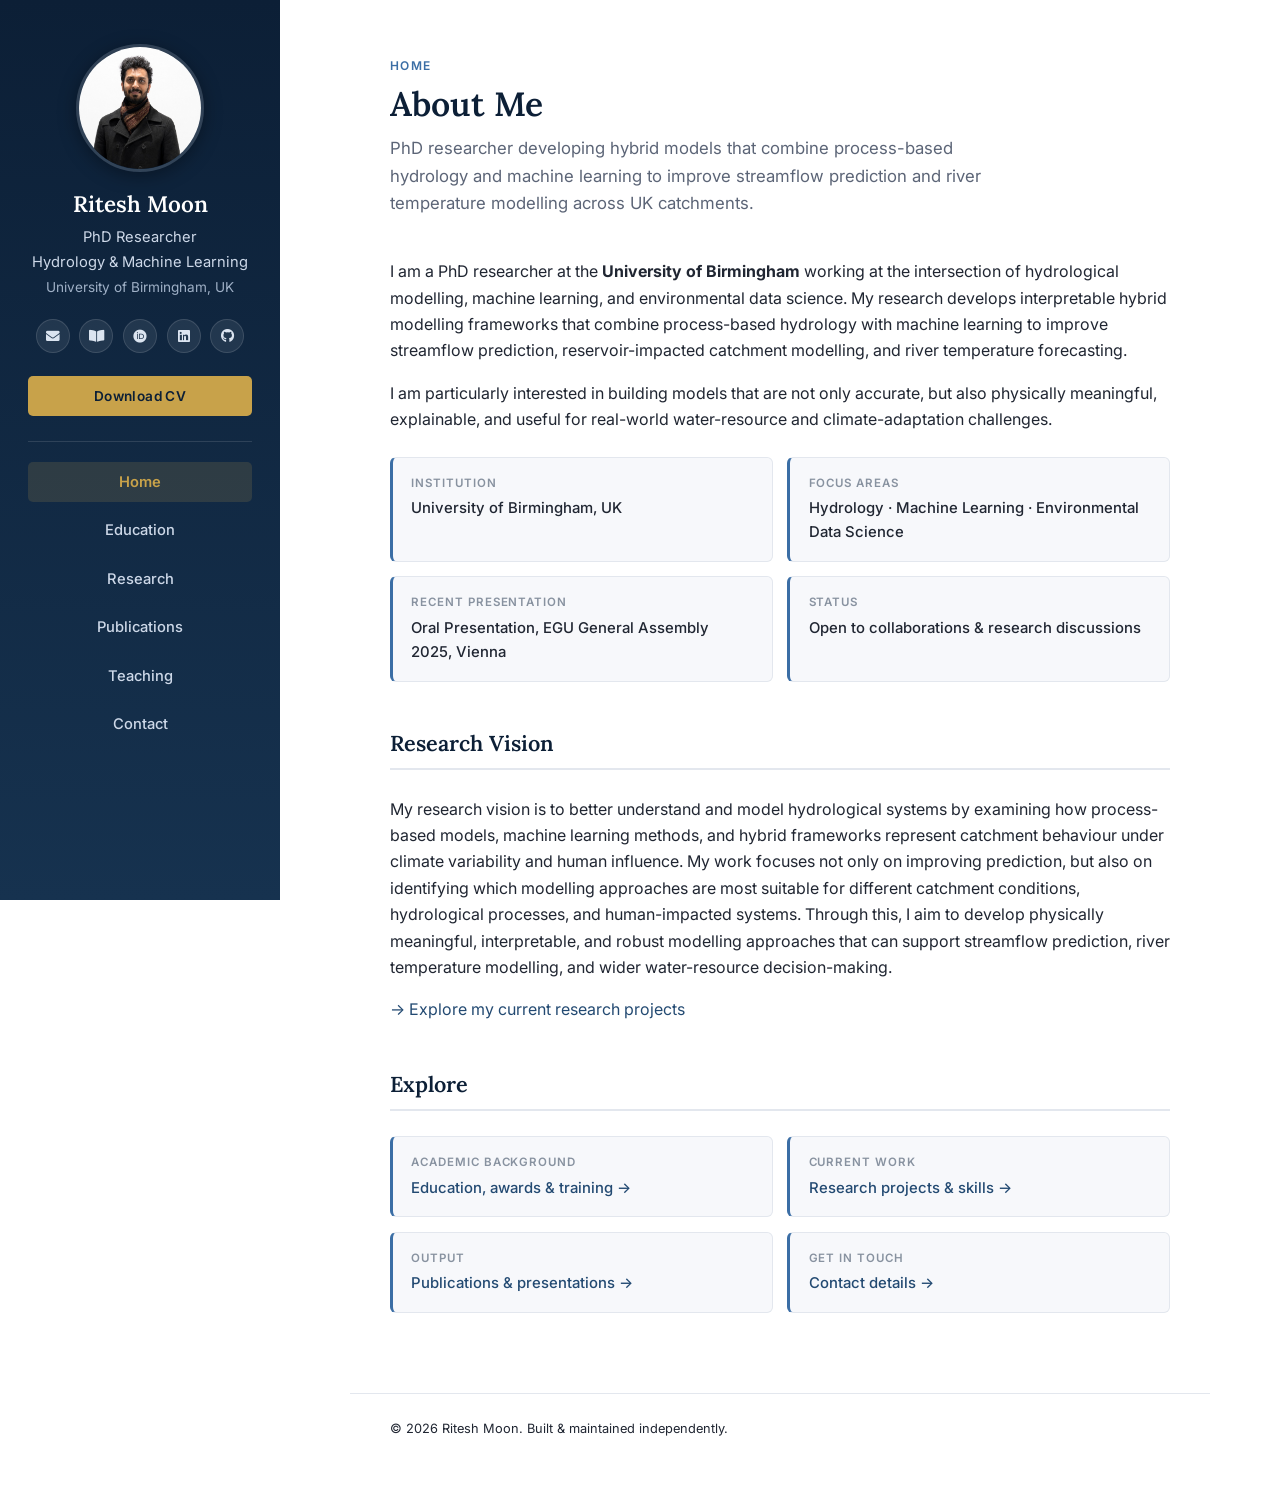
<file: index.html>
<!DOCTYPE HTML>
<html lang="en">
<head>
	<meta charset="utf-8" />
	<title>Ritesh Moon | PhD Researcher — Hydrology &amp; Machine Learning</title>
	<meta name="viewport" content="width=device-width, initial-scale=1" />
	<meta name="description" content="Ritesh Moon is a PhD researcher at the University of Birmingham working at the intersection of hydrological modelling, machine learning, and environmental data science." />
	<meta property="og:title" content="Ritesh Moon | PhD Researcher" />
	<meta property="og:description" content="PhD researcher at the University of Birmingham working at the intersection of hydrological modelling, machine learning, and environmental data science." />
	<meta property="og:url" content="https://riteshmoon.github.io/" />
	<meta property="og:type" content="website" />
	<meta property="og:image" content="https://riteshmoon.github.io/images/profile.jpg" />
	<link rel="canonical" href="https://riteshmoon.github.io/" />

	<link rel="preconnect" href="https://fonts.googleapis.com" />
	<link rel="preconnect" href="https://fonts.gstatic.com" crossorigin />
	<link href="https://fonts.googleapis.com/css2?family=Lora:wght@500;600;700&amp;family=Inter:wght@400;500;600&amp;display=swap" rel="stylesheet" />
	<link rel="stylesheet" href="assets/css/fontawesome-all.min.css" />
	<link rel="stylesheet" href="assets/css/style.css" />
</head>
<body>

	<div class="layout">

		<button class="nav-toggle" aria-label="Toggle navigation" aria-expanded="false">
			<span class="bars">&#9776;</span> Menu
		</button>
		<div class="nav-overlay"></div>

		<aside class="sidebar">
			<div class="sidebar-inner">
				<img class="avatar" src="images/profile.jpg" alt="Ritesh Moon" />
				<h1 class="name">Ritesh Moon</h1>
				<p class="role">PhD Researcher<br />Hydrology &amp; Machine Learning</p>
				<p class="affiliation">University of Birmingham, UK</p>

				<div class="social-icons">
					<a href="mailto:riteshmoon94@gmail.com" title="Email" aria-label="Email"><i class="fas fa-envelope" aria-hidden="true"></i></a>
					<a href="https://scholar.google.com/citations?user=va8m-MYAAAAJ&amp;hl=en" target="_blank" rel="noopener noreferrer" title="Google Scholar" aria-label="Google Scholar"><i class="fas fa-book-open" aria-hidden="true"></i></a>
					<a href="https://orcid.org/0009-0004-9914-2347" target="_blank" rel="noopener noreferrer" title="ORCID" aria-label="ORCID"><i class="fab fa-orcid" aria-hidden="true"></i></a>
					<a href="https://www.linkedin.com/in/ritesh-moon" target="_blank" rel="noopener noreferrer" title="LinkedIn" aria-label="LinkedIn"><i class="fab fa-linkedin" aria-hidden="true"></i></a>
					<a href="https://github.com/riteshmoon" target="_blank" rel="noopener noreferrer" title="GitHub" aria-label="GitHub"><i class="fab fa-github" aria-hidden="true"></i></a>
				</div>

				<a class="cv-button" href="https://www.dropbox.com/scl/fi/sitb842w2aeb8zphxipp2/CV_Ritesh_moon.pdf?rlkey=0ckj5snoh1eec2eqjjsej2t3j&amp;st=ysyuk085&amp;dl=0" target="_blank" rel="noopener noreferrer">Download CV</a>

				<nav class="sidebar-nav">
					<ul>
						<li><a href="index.html" class="active">Home</a></li>
						<li><a href="education.html">Education</a></li>
						<li><a href="research.html">Research</a></li>
						<li><a href="publications.html">Publications</a></li>
						<li><a href="teaching.html">Teaching</a></li>
						<li><a href="contact.html">Contact</a></li>
					</ul>
				</nav>
			</div>
		</aside>

		<main class="content">
			<div class="content-inner">

				<p class="page-eyebrow">Home</p>
				<h2 class="page-title">About Me</h2>
				<p class="page-lede">
					PhD researcher developing hybrid models that combine process-based hydrology
					and machine learning to improve streamflow prediction and river temperature
					modelling across UK catchments.
				</p>

				<section class="block">
					<p>
						I am a PhD researcher at the <strong>University of Birmingham</strong> working at the
						intersection of hydrological modelling, machine learning, and environmental data
						science. My research develops interpretable hybrid modelling frameworks that combine
						process-based hydrology with machine learning to improve streamflow prediction,
						reservoir-impacted catchment modelling, and river temperature forecasting.
					</p>
					<p>
						I am particularly interested in building models that are not only accurate, but also
						physically meaningful, explainable, and useful for real-world water-resource and
						climate-adaptation challenges.
					</p>

					<div class="highlight-grid">
						<div class="highlight-card">
							<div class="h-label">Institution</div>
							<div class="h-value">University of Birmingham, UK</div>
						</div>
						<div class="highlight-card">
							<div class="h-label">Focus Areas</div>
							<div class="h-value">Hydrology &middot; Machine Learning &middot; Environmental Data Science</div>
						</div>
						<div class="highlight-card">
							<div class="h-label">Recent Presentation</div>
							<div class="h-value">Oral Presentation, EGU General Assembly 2025, Vienna</div>
						</div>
						<div class="highlight-card">
							<div class="h-label">Status</div>
							<div class="h-value">Open to collaborations &amp; research discussions</div>
						</div>
					</div>
				</section>

				<section class="block">
					<h2>Research Vision</h2>
					<p>
						My research vision is to better understand and model hydrological systems by
						examining how process-based models, machine learning methods, and hybrid frameworks
						represent catchment behaviour under climate variability and human influence. My work
						focuses not only on improving prediction, but also on identifying which modelling
						approaches are most suitable for different catchment conditions, hydrological
						processes, and human-impacted systems. Through this, I aim to develop physically
						meaningful, interpretable, and robust modelling approaches that can support streamflow
						prediction, river temperature modelling, and wider water-resource decision-making.
					</p>
					<p>
						<a href="research.html">&rarr; Explore my current research projects</a>
					</p>
				</section>

				<section class="block">
					<h2>Explore</h2>
					<div class="highlight-grid">
						<div class="highlight-card">
							<div class="h-label">Academic Background</div>
							<div class="h-value"><a href="education.html">Education, awards &amp; training &rarr;</a></div>
						</div>
						<div class="highlight-card">
							<div class="h-label">Current Work</div>
							<div class="h-value"><a href="research.html">Research projects &amp; skills &rarr;</a></div>
						</div>
						<div class="highlight-card">
							<div class="h-label">Output</div>
							<div class="h-value"><a href="publications.html">Publications &amp; presentations &rarr;</a></div>
						</div>
						<div class="highlight-card">
							<div class="h-label">Get in touch</div>
							<div class="h-value"><a href="contact.html">Contact details &rarr;</a></div>
						</div>
					</div>
				</section>

			</div>

			<footer class="site-footer">
				<p>&copy; 2026 Ritesh Moon. Built &amp; maintained independently.</p>
			</footer>
		</main>

	</div>

	<script src="assets/js/script.js"></script>
</body>
</html>
</file>
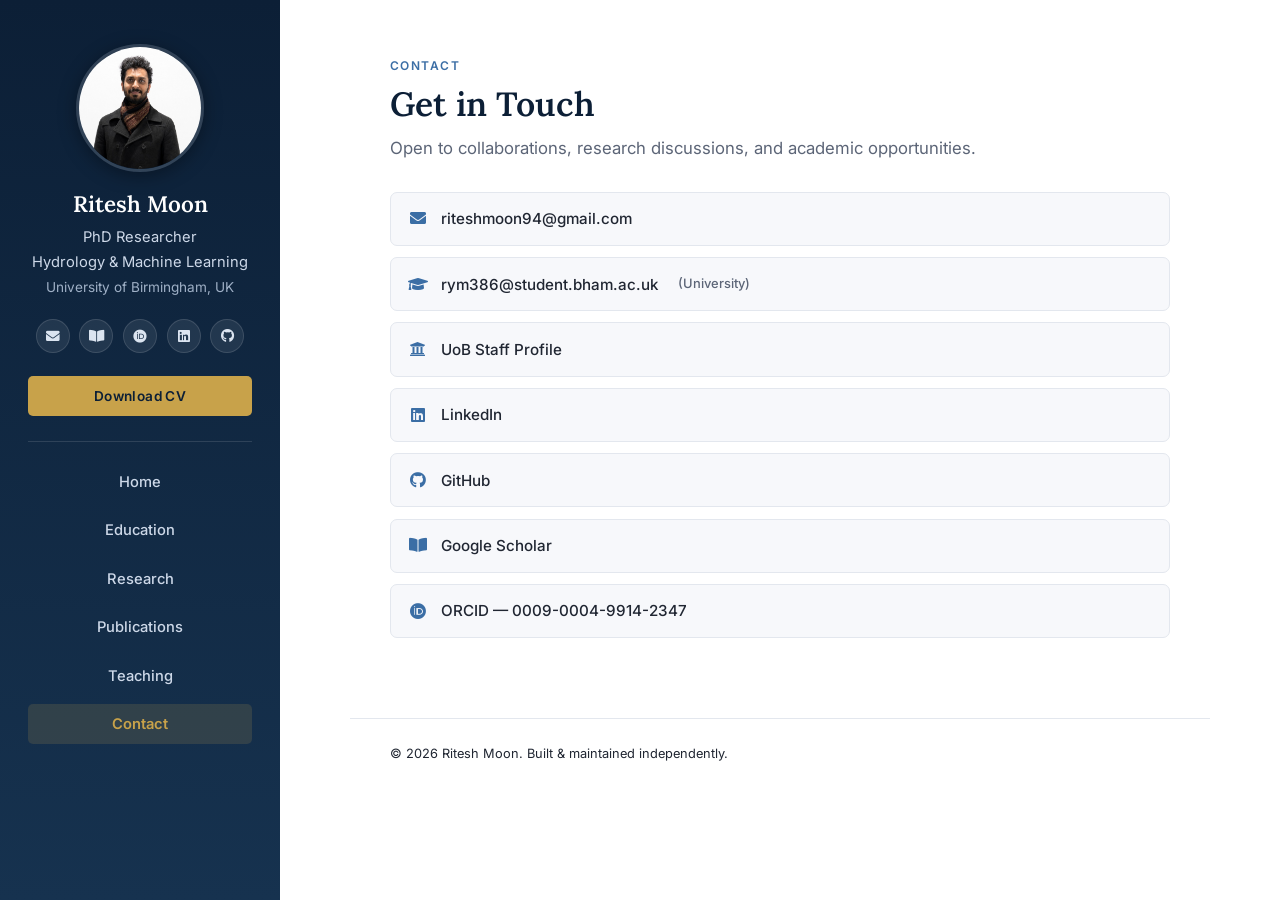
<file: contact.html>
<!DOCTYPE HTML>
<html lang="en">
<head>
	<meta charset="utf-8" />
	<title>Contact | Ritesh Moon</title>
	<meta name="viewport" content="width=device-width, initial-scale=1" />
	<meta name="description" content="Contact details for Ritesh Moon, PhD researcher at the University of Birmingham — email, LinkedIn, GitHub, Google Scholar, and ORCID." />
	<meta property="og:title" content="Contact | Ritesh Moon" />
	<meta property="og:description" content="Contact details for Ritesh Moon, PhD researcher at the University of Birmingham." />
	<meta property="og:url" content="https://riteshmoon.github.io/contact.html" />
	<meta property="og:type" content="website" />
	<meta property="og:image" content="https://riteshmoon.github.io/images/profile.jpg" />
	<link rel="canonical" href="https://riteshmoon.github.io/contact.html" />

	<link rel="preconnect" href="https://fonts.googleapis.com" />
	<link rel="preconnect" href="https://fonts.gstatic.com" crossorigin />
	<link href="https://fonts.googleapis.com/css2?family=Lora:wght@500;600;700&amp;family=Inter:wght@400;500;600&amp;display=swap" rel="stylesheet" />
	<link rel="stylesheet" href="assets/css/fontawesome-all.min.css" />
	<link rel="stylesheet" href="assets/css/style.css" />
</head>
<body>

	<div class="layout">

		<button class="nav-toggle" aria-label="Toggle navigation" aria-expanded="false">
			<span class="bars">&#9776;</span> Menu
		</button>
		<div class="nav-overlay"></div>

		<aside class="sidebar">
			<div class="sidebar-inner">
				<img class="avatar" src="images/profile.jpg" alt="Ritesh Moon" />
				<h1 class="name">Ritesh Moon</h1>
				<p class="role">PhD Researcher<br />Hydrology &amp; Machine Learning</p>
				<p class="affiliation">University of Birmingham, UK</p>

				<div class="social-icons">
					<a href="mailto:riteshmoon94@gmail.com" title="Email" aria-label="Email"><i class="fas fa-envelope" aria-hidden="true"></i></a>
					<a href="https://scholar.google.com/citations?user=va8m-MYAAAAJ&amp;hl=en" target="_blank" rel="noopener noreferrer" title="Google Scholar" aria-label="Google Scholar"><i class="fas fa-book-open" aria-hidden="true"></i></a>
					<a href="https://orcid.org/0009-0004-9914-2347" target="_blank" rel="noopener noreferrer" title="ORCID" aria-label="ORCID"><i class="fab fa-orcid" aria-hidden="true"></i></a>
					<a href="https://www.linkedin.com/in/ritesh-moon" target="_blank" rel="noopener noreferrer" title="LinkedIn" aria-label="LinkedIn"><i class="fab fa-linkedin" aria-hidden="true"></i></a>
					<a href="https://github.com/riteshmoon" target="_blank" rel="noopener noreferrer" title="GitHub" aria-label="GitHub"><i class="fab fa-github" aria-hidden="true"></i></a>
				</div>

				<a class="cv-button" href="https://www.dropbox.com/scl/fi/sitb842w2aeb8zphxipp2/CV_Ritesh_moon.pdf?rlkey=0ckj5snoh1eec2eqjjsej2t3j&amp;st=ysyuk085&amp;dl=0" target="_blank" rel="noopener noreferrer">Download CV</a>

				<nav class="sidebar-nav">
					<ul>
						<li><a href="index.html">Home</a></li>
						<li><a href="education.html">Education</a></li>
						<li><a href="research.html">Research</a></li>
						<li><a href="publications.html">Publications</a></li>
						<li><a href="teaching.html">Teaching</a></li>
						<li><a href="contact.html" class="active">Contact</a></li>
					</ul>
				</nav>
			</div>
		</aside>

		<main class="content">
			<div class="content-inner">

				<p class="page-eyebrow">Contact</p>
				<h2 class="page-title">Get in Touch</h2>
				<p class="page-lede contact-note">
					Open to collaborations, research discussions, and academic opportunities.
				</p>

				<section class="block">
					<ul class="contact-links">
						<li>
							<a href="mailto:riteshmoon94@gmail.com">
								<span class="icon"><i class="fas fa-envelope" aria-hidden="true"></i></span>
								riteshmoon94@gmail.com
							</a>
						</li>
						<li>
							<a href="mailto:rym386@student.bham.ac.uk">
								<span class="icon"><i class="fas fa-graduation-cap" aria-hidden="true"></i></span>
								rym386@student.bham.ac.uk &nbsp;<span class="text-muted" style="font-size:0.85em;">(University)</span>
							</a>
						</li>
						<li>
							<a href="https://www.birmingham.ac.uk/staff/profiles/gees/moon-ritesh" target="_blank" rel="noopener noreferrer">
								<span class="icon"><i class="fas fa-university" aria-hidden="true"></i></span>
								UoB Staff Profile
							</a>
						</li>
						<li>
							<a href="https://www.linkedin.com/in/ritesh-moon" target="_blank" rel="noopener noreferrer">
								<span class="icon"><i class="fab fa-linkedin" aria-hidden="true"></i></span>
								LinkedIn
							</a>
						</li>
						<li>
							<a href="https://github.com/riteshmoon" target="_blank" rel="noopener noreferrer">
								<span class="icon"><i class="fab fa-github" aria-hidden="true"></i></span>
								GitHub
							</a>
						</li>
						<li>
							<a href="https://scholar.google.com/citations?user=va8m-MYAAAAJ&amp;hl=en" target="_blank" rel="noopener noreferrer">
								<span class="icon"><i class="fas fa-book-open" aria-hidden="true"></i></span>
								Google Scholar
							</a>
						</li>
						<li>
							<a href="https://orcid.org/0009-0004-9914-2347" target="_blank" rel="noopener noreferrer">
								<span class="icon"><i class="fab fa-orcid" aria-hidden="true"></i></span>
								ORCID &mdash; 0009-0004-9914-2347
							</a>
						</li>
					</ul>
				</section>

			</div>

			<footer class="site-footer">
				<p>&copy; 2026 Ritesh Moon. Built &amp; maintained independently.</p>
			</footer>
		</main>

	</div>

	<script src="assets/js/script.js"></script>
</body>
</html>
</file>
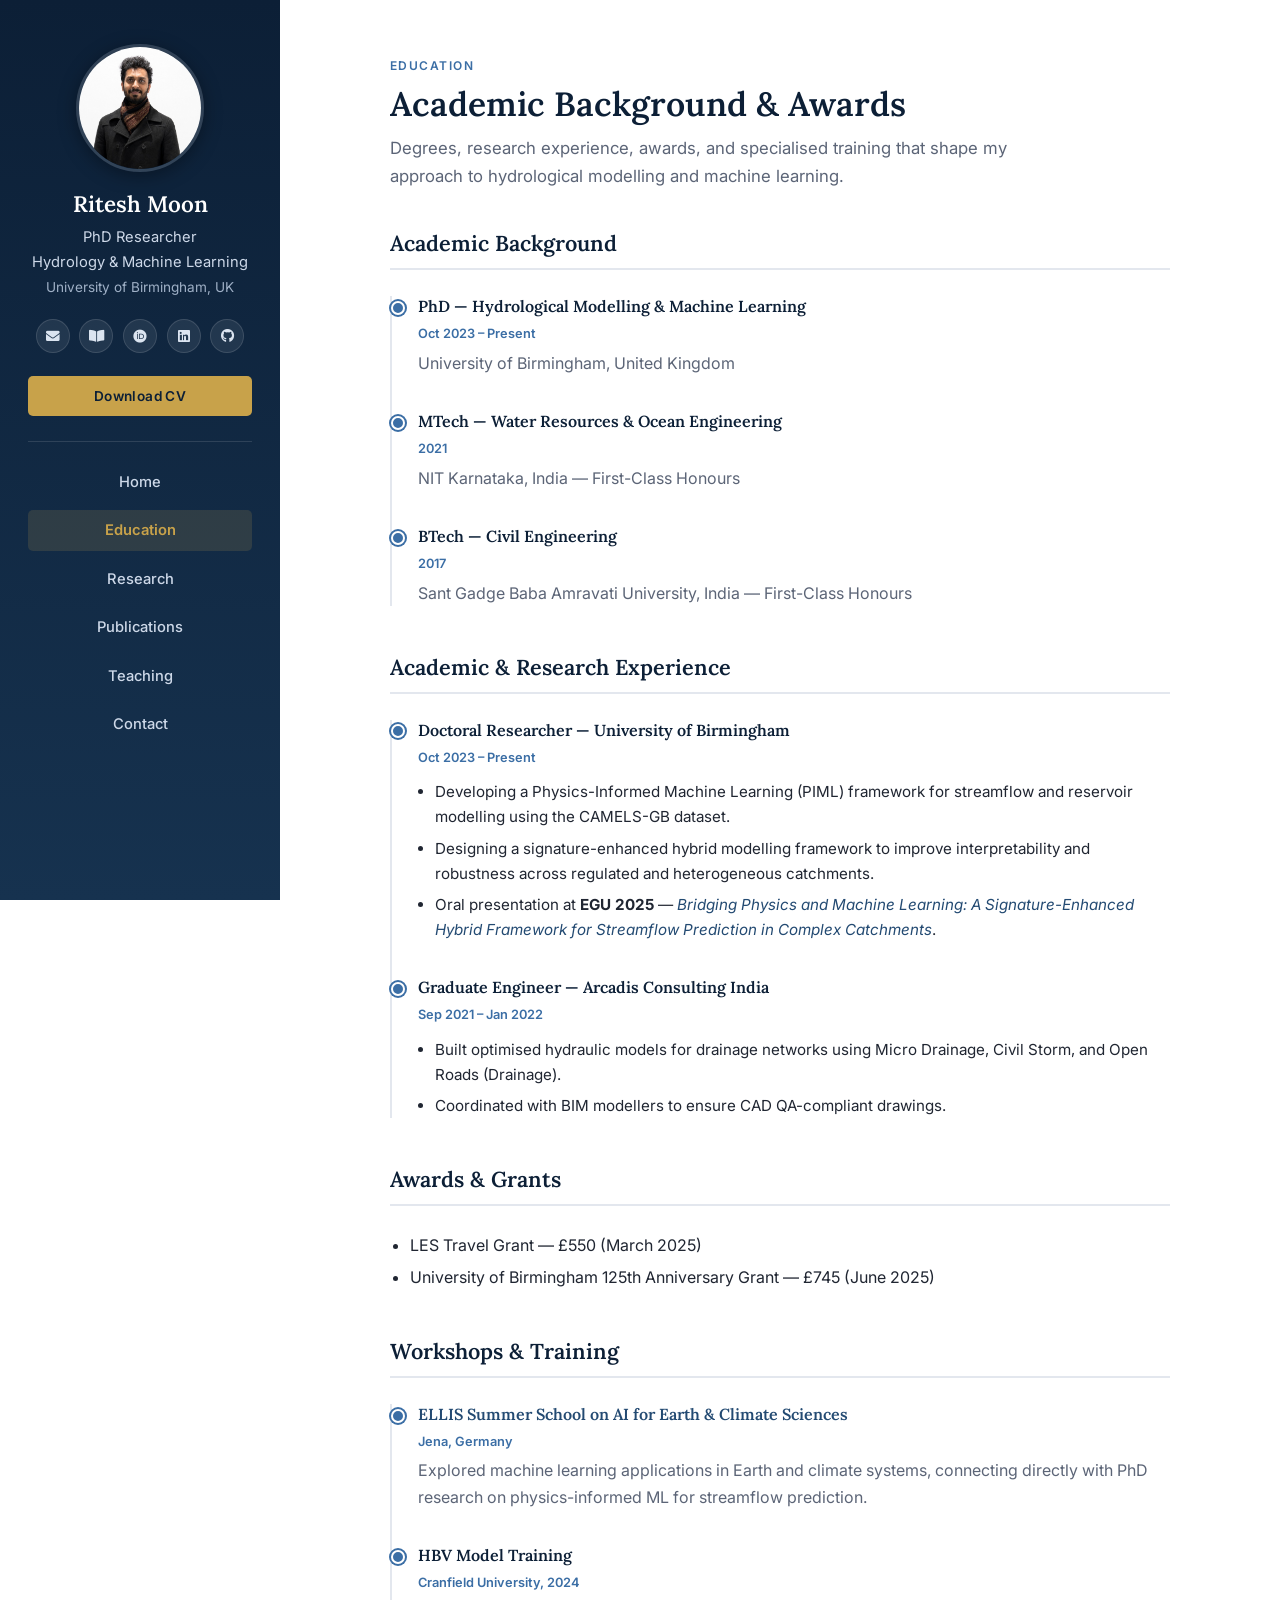
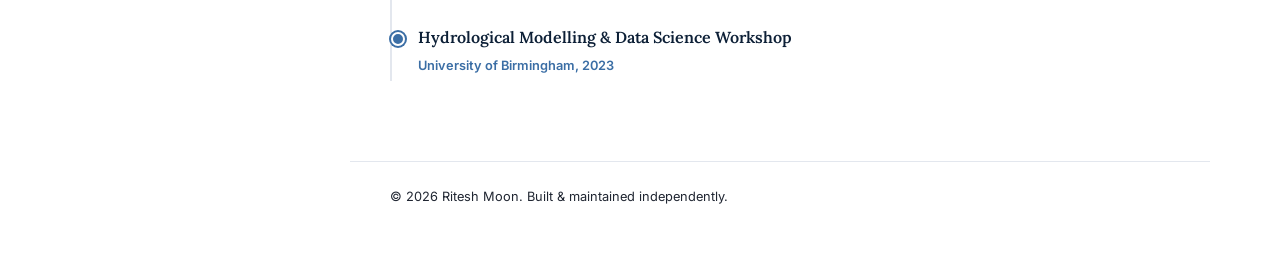
<file: education.html>
<!DOCTYPE HTML>
<html lang="en">
<head>
	<meta charset="utf-8" />
	<title>Education &amp; Awards | Ritesh Moon</title>
	<meta name="viewport" content="width=device-width, initial-scale=1" />
	<meta name="description" content="Academic background, awards and grants, and workshops attended by Ritesh Moon, PhD researcher at the University of Birmingham." />
	<meta property="og:title" content="Education &amp; Awards | Ritesh Moon" />
	<meta property="og:description" content="Academic background, awards and grants, and workshops attended by Ritesh Moon, PhD researcher at the University of Birmingham." />
	<meta property="og:url" content="https://riteshmoon.github.io/education.html" />
	<meta property="og:type" content="website" />
	<meta property="og:image" content="https://riteshmoon.github.io/images/profile.jpg" />
	<link rel="canonical" href="https://riteshmoon.github.io/education.html" />

	<link rel="preconnect" href="https://fonts.googleapis.com" />
	<link rel="preconnect" href="https://fonts.gstatic.com" crossorigin />
	<link href="https://fonts.googleapis.com/css2?family=Lora:wght@500;600;700&amp;family=Inter:wght@400;500;600&amp;display=swap" rel="stylesheet" />
	<link rel="stylesheet" href="assets/css/fontawesome-all.min.css" />
	<link rel="stylesheet" href="assets/css/style.css" />
</head>
<body>

	<div class="layout">

		<button class="nav-toggle" aria-label="Toggle navigation" aria-expanded="false">
			<span class="bars">&#9776;</span> Menu
		</button>
		<div class="nav-overlay"></div>

		<aside class="sidebar">
			<div class="sidebar-inner">
				<img class="avatar" src="images/profile.jpg" alt="Ritesh Moon" />
				<h1 class="name">Ritesh Moon</h1>
				<p class="role">PhD Researcher<br />Hydrology &amp; Machine Learning</p>
				<p class="affiliation">University of Birmingham, UK</p>

				<div class="social-icons">
					<a href="mailto:riteshmoon94@gmail.com" title="Email" aria-label="Email"><i class="fas fa-envelope" aria-hidden="true"></i></a>
					<a href="https://scholar.google.com/citations?user=va8m-MYAAAAJ&amp;hl=en" target="_blank" rel="noopener noreferrer" title="Google Scholar" aria-label="Google Scholar"><i class="fas fa-book-open" aria-hidden="true"></i></a>
					<a href="https://orcid.org/0009-0004-9914-2347" target="_blank" rel="noopener noreferrer" title="ORCID" aria-label="ORCID"><i class="fab fa-orcid" aria-hidden="true"></i></a>
					<a href="https://www.linkedin.com/in/ritesh-moon" target="_blank" rel="noopener noreferrer" title="LinkedIn" aria-label="LinkedIn"><i class="fab fa-linkedin" aria-hidden="true"></i></a>
					<a href="https://github.com/riteshmoon" target="_blank" rel="noopener noreferrer" title="GitHub" aria-label="GitHub"><i class="fab fa-github" aria-hidden="true"></i></a>
				</div>

				<a class="cv-button" href="https://www.dropbox.com/scl/fi/sitb842w2aeb8zphxipp2/CV_Ritesh_moon.pdf?rlkey=0ckj5snoh1eec2eqjjsej2t3j&amp;st=ysyuk085&amp;dl=0" target="_blank" rel="noopener noreferrer">Download CV</a>

				<nav class="sidebar-nav">
					<ul>
						<li><a href="index.html">Home</a></li>
						<li><a href="education.html" class="active">Education</a></li>
						<li><a href="research.html">Research</a></li>
						<li><a href="publications.html">Publications</a></li>
						<li><a href="teaching.html">Teaching</a></li>
						<li><a href="contact.html">Contact</a></li>
					</ul>
				</nav>
			</div>
		</aside>

		<main class="content">
			<div class="content-inner">

				<p class="page-eyebrow">Education</p>
				<h2 class="page-title">Academic Background &amp; Awards</h2>
				<p class="page-lede">
					Degrees, research experience, awards, and specialised training that shape my
					approach to hydrological modelling and machine learning.
				</p>

				<section class="block">
					<h2>Academic Background</h2>
					<div class="timeline">
						<div class="timeline-item">
							<h4>PhD &mdash; Hydrological Modelling &amp; Machine Learning</h4>
							<span class="timeline-date">Oct 2023 &ndash; Present</span>
							<p>University of Birmingham, United Kingdom</p>
						</div>
						<div class="timeline-item">
							<h4>MTech &mdash; Water Resources &amp; Ocean Engineering</h4>
							<span class="timeline-date">2021</span>
							<p>NIT Karnataka, India &mdash; First-Class Honours</p>
						</div>
						<div class="timeline-item">
							<h4>BTech &mdash; Civil Engineering</h4>
							<span class="timeline-date">2017</span>
							<p>Sant Gadge Baba Amravati University, India &mdash; First-Class Honours</p>
						</div>
					</div>
				</section>

				<section class="block">
					<h2>Academic &amp; Research Experience</h2>
					<div class="timeline">
						<div class="timeline-item">
							<h4>Doctoral Researcher &mdash; University of Birmingham</h4>
							<span class="timeline-date">Oct 2023 &ndash; Present</span>
							<ul>
								<li>Developing a Physics-Informed Machine Learning (PIML) framework for streamflow
								and reservoir modelling using the CAMELS-GB dataset.</li>
								<li>Designing a signature-enhanced hybrid modelling framework to improve
								interpretability and robustness across regulated and heterogeneous catchments.</li>
								<li>Oral presentation at <strong>EGU 2025</strong> &mdash;
								<a href="https://meetingorganizer.copernicus.org/EGU25/EGU25-12113.html" target="_blank" rel="noopener noreferrer">
								<em>Bridging Physics and Machine Learning: A Signature-Enhanced Hybrid Framework
								for Streamflow Prediction in Complex Catchments</em></a>.</li>
							</ul>
						</div>
						<div class="timeline-item">
							<h4>Graduate Engineer &mdash; Arcadis Consulting India</h4>
							<span class="timeline-date">Sep 2021 &ndash; Jan 2022</span>
							<ul>
								<li>Built optimised hydraulic models for drainage networks using Micro Drainage,
								Civil Storm, and Open Roads (Drainage).</li>
								<li>Coordinated with BIM modellers to ensure CAD QA-compliant drawings.</li>
							</ul>
						</div>
					</div>
				</section>

				<section class="block">
					<h2>Awards &amp; Grants</h2>
					<ul>
						<li>LES Travel Grant &mdash; &pound;550 (March 2025)</li>
						<li>University of Birmingham 125th Anniversary Grant &mdash; &pound;745 (June 2025)</li>
					</ul>
				</section>

				<section class="block">
					<h2>Workshops &amp; Training</h2>
					<div class="timeline">
						<div class="timeline-item">
							<h4><a href="https://ellis.eu/research/sites/unit-jena" target="_blank" rel="noopener noreferrer">ELLIS Summer School on AI for Earth &amp; Climate Sciences</a></h4>
							<span class="timeline-date">Jena, Germany</span>
							<p>Explored machine learning applications in Earth and climate systems, connecting
							directly with PhD research on physics-informed ML for streamflow prediction.</p>
						</div>
						<div class="timeline-item">
							<h4>HBV Model Training</h4>
							<span class="timeline-date">Cranfield University, 2024</span>
						</div>
						<div class="timeline-item">
							<h4>Hydrological Modelling &amp; Data Science Workshop</h4>
							<span class="timeline-date">University of Birmingham, 2023</span>
						</div>
					</div>
				</section>

			</div>

			<footer class="site-footer">
				<p>&copy; 2026 Ritesh Moon. Built &amp; maintained independently.</p>
			</footer>
		</main>

	</div>

	<script src="assets/js/script.js"></script>
</body>
</html>
</file>
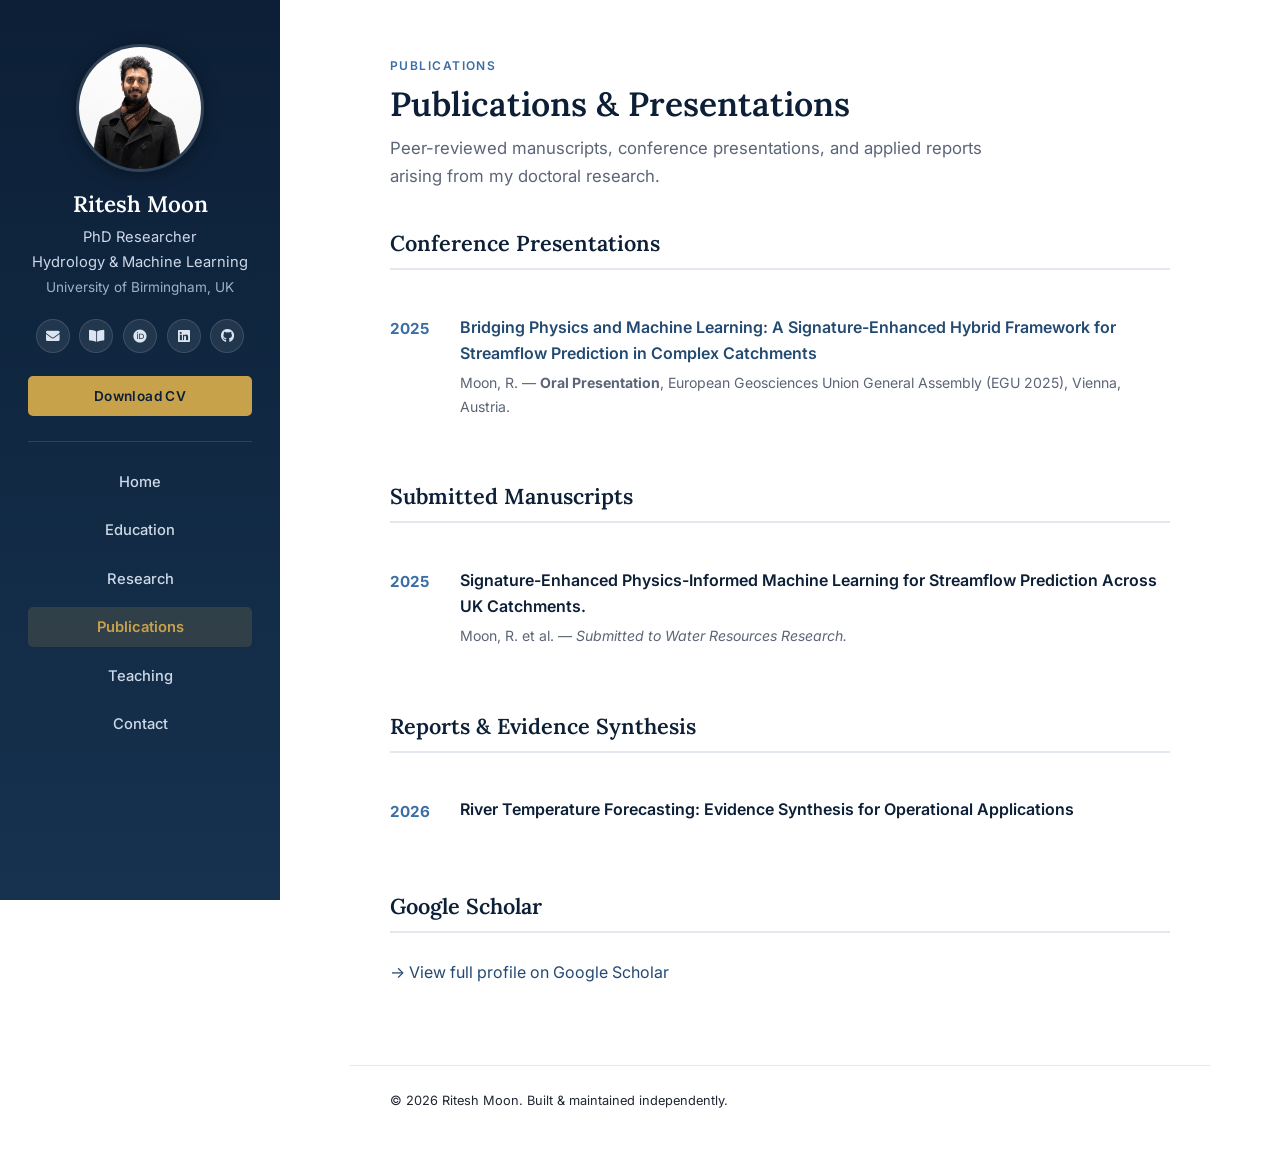
<file: publications.html>
<!DOCTYPE HTML>
<html lang="en">
<head>
	<meta charset="utf-8" />
	<title>Publications | Ritesh Moon</title>
	<meta name="viewport" content="width=device-width, initial-scale=1" />
	<meta name="description" content="Conference presentations, submitted manuscripts, and reports by Ritesh Moon, PhD researcher in hydrological modelling and machine learning at the University of Birmingham." />
	<meta property="og:title" content="Publications | Ritesh Moon" />
	<meta property="og:description" content="Conference presentations, submitted manuscripts, and reports by Ritesh Moon, PhD researcher in hydrological modelling and machine learning." />
	<meta property="og:url" content="https://riteshmoon.github.io/publications.html" />
	<meta property="og:type" content="website" />
	<meta property="og:image" content="https://riteshmoon.github.io/images/profile.jpg" />
	<link rel="canonical" href="https://riteshmoon.github.io/publications.html" />

	<link rel="preconnect" href="https://fonts.googleapis.com" />
	<link rel="preconnect" href="https://fonts.gstatic.com" crossorigin />
	<link href="https://fonts.googleapis.com/css2?family=Lora:wght@500;600;700&amp;family=Inter:wght@400;500;600&amp;display=swap" rel="stylesheet" />
	<link rel="stylesheet" href="assets/css/fontawesome-all.min.css" />
	<link rel="stylesheet" href="assets/css/style.css" />
</head>
<body>

	<div class="layout">

		<button class="nav-toggle" aria-label="Toggle navigation" aria-expanded="false">
			<span class="bars">&#9776;</span> Menu
		</button>
		<div class="nav-overlay"></div>

		<aside class="sidebar">
			<div class="sidebar-inner">
				<img class="avatar" src="images/profile.jpg" alt="Ritesh Moon" />
				<h1 class="name">Ritesh Moon</h1>
				<p class="role">PhD Researcher<br />Hydrology &amp; Machine Learning</p>
				<p class="affiliation">University of Birmingham, UK</p>

				<div class="social-icons">
					<a href="mailto:riteshmoon94@gmail.com" title="Email" aria-label="Email"><i class="fas fa-envelope" aria-hidden="true"></i></a>
					<a href="https://scholar.google.com/citations?user=va8m-MYAAAAJ&amp;hl=en" target="_blank" rel="noopener noreferrer" title="Google Scholar" aria-label="Google Scholar"><i class="fas fa-book-open" aria-hidden="true"></i></a>
					<a href="https://orcid.org/0009-0004-9914-2347" target="_blank" rel="noopener noreferrer" title="ORCID" aria-label="ORCID"><i class="fab fa-orcid" aria-hidden="true"></i></a>
					<a href="https://www.linkedin.com/in/ritesh-moon" target="_blank" rel="noopener noreferrer" title="LinkedIn" aria-label="LinkedIn"><i class="fab fa-linkedin" aria-hidden="true"></i></a>
					<a href="https://github.com/riteshmoon" target="_blank" rel="noopener noreferrer" title="GitHub" aria-label="GitHub"><i class="fab fa-github" aria-hidden="true"></i></a>
				</div>

				<a class="cv-button" href="https://www.dropbox.com/scl/fi/sitb842w2aeb8zphxipp2/CV_Ritesh_moon.pdf?rlkey=0ckj5snoh1eec2eqjjsej2t3j&amp;st=ysyuk085&amp;dl=0" target="_blank" rel="noopener noreferrer">Download CV</a>

				<nav class="sidebar-nav">
					<ul>
						<li><a href="index.html">Home</a></li>
						<li><a href="education.html">Education</a></li>
						<li><a href="research.html">Research</a></li>
						<li><a href="publications.html" class="active">Publications</a></li>
						<li><a href="teaching.html">Teaching</a></li>
						<li><a href="contact.html">Contact</a></li>
					</ul>
				</nav>
			</div>
		</aside>

		<main class="content">
			<div class="content-inner">

				<p class="page-eyebrow">Publications</p>
				<h2 class="page-title">Publications &amp; Presentations</h2>
				<p class="page-lede">
					Peer-reviewed manuscripts, conference presentations, and applied reports arising
					from my doctoral research.
				</p>

				<section class="block">
					<h2>Conference Presentations</h2>
					<div class="pub-list">
						<div class="pub-item">
							<span class="pub-year">2025</span>
							<div class="pub-content">
								<p class="pub-title">
									<a href="https://meetingorganizer.copernicus.org/EGU25/EGU25-12113.html" target="_blank" rel="noopener noreferrer">
									Bridging Physics and Machine Learning: A Signature-Enhanced Hybrid Framework
									for Streamflow Prediction in Complex Catchments
									</a>
								</p>
								<p class="pub-meta">
									Moon, R. &mdash; <strong>Oral Presentation</strong>, European Geosciences Union
									General Assembly (EGU 2025), Vienna, Austria.
								</p>
							</div>
						</div>
					</div>
				</section>

				<section class="block">
					<h2>Submitted Manuscripts</h2>
					<div class="pub-list">
						<div class="pub-item">
							<span class="pub-year">2025</span>
							<div class="pub-content">
								<p class="pub-title">Signature-Enhanced Physics-Informed Machine Learning for Streamflow Prediction Across UK Catchments.</p>
								<p class="pub-meta">Moon, R. et al. &mdash; <em>Submitted to Water Resources Research.</em></p>
							</div>
						</div>
					</div>
				</section>

				<section class="block">
					<h2>Reports &amp; Evidence Synthesis</h2>
					<div class="pub-list">
						<div class="pub-item">
							<span class="pub-year">2026</span>
							<div class="pub-content">
								<p class="pub-title">River Temperature Forecasting: Evidence Synthesis for Operational Applications</p>
							</div>
						</div>
					</div>
				</section>

				<section class="block">
					<h2>Google Scholar</h2>
					<p>
						<a href="https://scholar.google.com/citations?user=va8m-MYAAAAJ&amp;hl=en" target="_blank" rel="noopener noreferrer">
							&rarr; View full profile on Google Scholar
						</a>
					</p>
				</section>

			</div>

			<footer class="site-footer">
				<p>&copy; 2026 Ritesh Moon. Built &amp; maintained independently.</p>
			</footer>
		</main>

	</div>

	<script src="assets/js/script.js"></script>
</body>
</html>
</file>
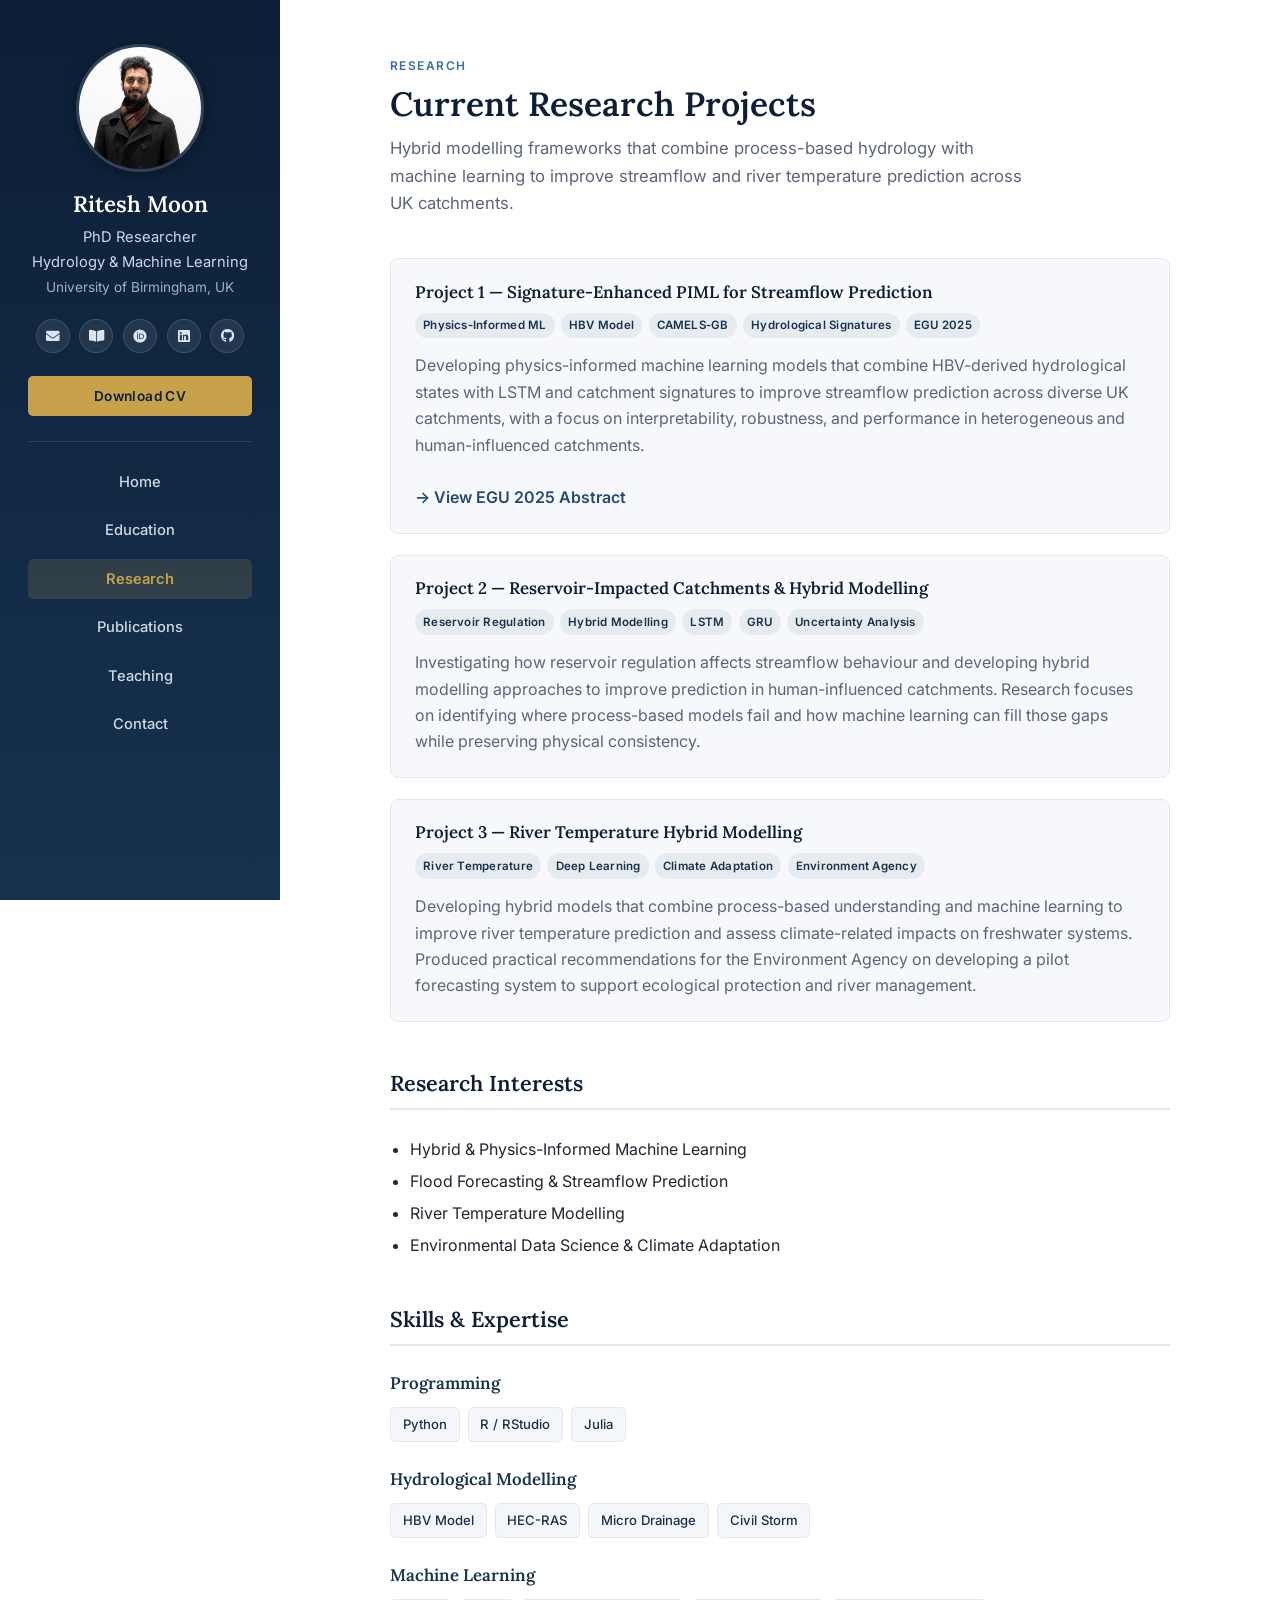
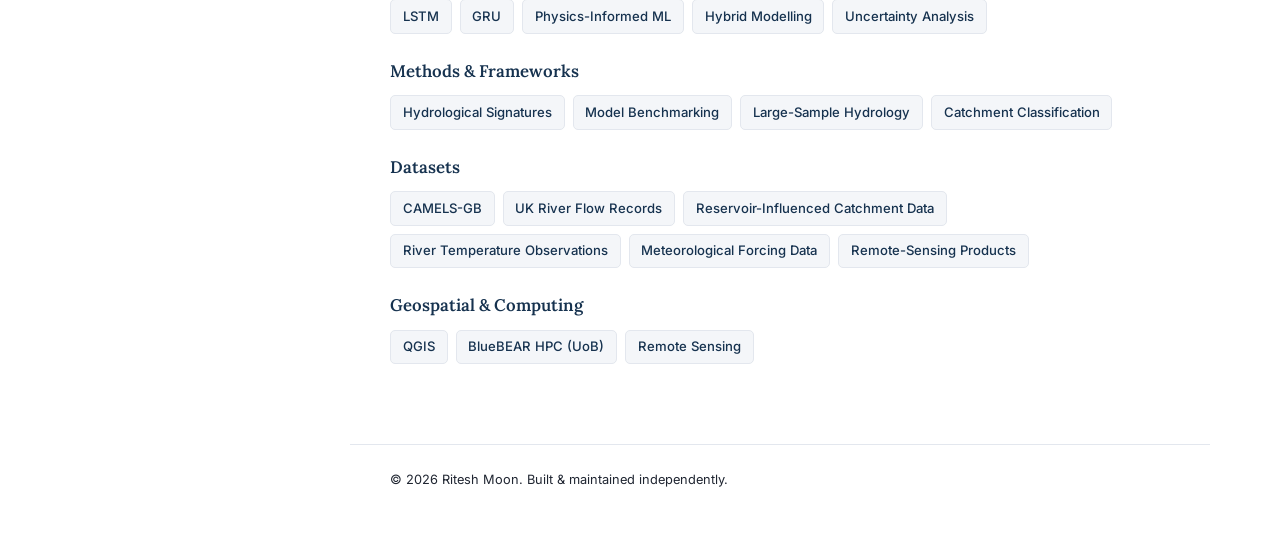
<file: research.html>
<!DOCTYPE HTML>
<html lang="en">
<head>
	<meta charset="utf-8" />
	<title>Research | Ritesh Moon</title>
	<meta name="viewport" content="width=device-width, initial-scale=1" />
	<meta name="description" content="Current research projects, technical skills, and research interests of Ritesh Moon, PhD researcher in hydrological modelling and machine learning at the University of Birmingham." />
	<meta property="og:title" content="Research | Ritesh Moon" />
	<meta property="og:description" content="Current research projects, technical skills, and research interests of Ritesh Moon, PhD researcher in hydrological modelling and machine learning." />
	<meta property="og:url" content="https://riteshmoon.github.io/research.html" />
	<meta property="og:type" content="website" />
	<meta property="og:image" content="https://riteshmoon.github.io/images/profile.jpg" />
	<link rel="canonical" href="https://riteshmoon.github.io/research.html" />

	<link rel="preconnect" href="https://fonts.googleapis.com" />
	<link rel="preconnect" href="https://fonts.gstatic.com" crossorigin />
	<link href="https://fonts.googleapis.com/css2?family=Lora:wght@500;600;700&amp;family=Inter:wght@400;500;600&amp;display=swap" rel="stylesheet" />
	<link rel="stylesheet" href="assets/css/fontawesome-all.min.css" />
	<link rel="stylesheet" href="assets/css/style.css" />
</head>
<body>

	<div class="layout">

		<button class="nav-toggle" aria-label="Toggle navigation" aria-expanded="false">
			<span class="bars">&#9776;</span> Menu
		</button>
		<div class="nav-overlay"></div>

		<aside class="sidebar">
			<div class="sidebar-inner">
				<img class="avatar" src="images/profile.jpg" alt="Ritesh Moon" />
				<h1 class="name">Ritesh Moon</h1>
				<p class="role">PhD Researcher<br />Hydrology &amp; Machine Learning</p>
				<p class="affiliation">University of Birmingham, UK</p>

				<div class="social-icons">
					<a href="mailto:riteshmoon94@gmail.com" title="Email" aria-label="Email"><i class="fas fa-envelope" aria-hidden="true"></i></a>
					<a href="https://scholar.google.com/citations?user=va8m-MYAAAAJ&amp;hl=en" target="_blank" rel="noopener noreferrer" title="Google Scholar" aria-label="Google Scholar"><i class="fas fa-book-open" aria-hidden="true"></i></a>
					<a href="https://orcid.org/0009-0004-9914-2347" target="_blank" rel="noopener noreferrer" title="ORCID" aria-label="ORCID"><i class="fab fa-orcid" aria-hidden="true"></i></a>
					<a href="https://www.linkedin.com/in/ritesh-moon" target="_blank" rel="noopener noreferrer" title="LinkedIn" aria-label="LinkedIn"><i class="fab fa-linkedin" aria-hidden="true"></i></a>
					<a href="https://github.com/riteshmoon" target="_blank" rel="noopener noreferrer" title="GitHub" aria-label="GitHub"><i class="fab fa-github" aria-hidden="true"></i></a>
				</div>

				<a class="cv-button" href="https://www.dropbox.com/scl/fi/sitb842w2aeb8zphxipp2/CV_Ritesh_moon.pdf?rlkey=0ckj5snoh1eec2eqjjsej2t3j&amp;st=ysyuk085&amp;dl=0" target="_blank" rel="noopener noreferrer">Download CV</a>

				<nav class="sidebar-nav">
					<ul>
						<li><a href="index.html">Home</a></li>
						<li><a href="education.html">Education</a></li>
						<li><a href="research.html" class="active">Research</a></li>
						<li><a href="publications.html">Publications</a></li>
						<li><a href="teaching.html">Teaching</a></li>
						<li><a href="contact.html">Contact</a></li>
					</ul>
				</nav>
			</div>
		</aside>

		<main class="content">
			<div class="content-inner">

				<p class="page-eyebrow">Research</p>
				<h2 class="page-title">Current Research Projects</h2>
				<p class="page-lede">
					Hybrid modelling frameworks that combine process-based hydrology with machine
					learning to improve streamflow and river temperature prediction across UK catchments.
				</p>

				<section class="block">
					<div class="project-card">
						<h4>Project 1 &mdash; Signature-Enhanced PIML for Streamflow Prediction</h4>
						<div class="project-tags">
							<span class="tag">Physics-Informed ML</span>
							<span class="tag">HBV Model</span>
							<span class="tag">CAMELS-GB</span>
							<span class="tag">Hydrological Signatures</span>
							<span class="tag">EGU 2025</span>
						</div>
						<p>
							Developing physics-informed machine learning models that combine HBV-derived
							hydrological states with LSTM and catchment signatures to improve streamflow
							prediction across diverse UK catchments, with a focus on interpretability,
							robustness, and performance in heterogeneous and human-influenced catchments.
							<br /><br />
							<a href="https://meetingorganizer.copernicus.org/EGU25/EGU25-12113.html" target="_blank" rel="noopener noreferrer">&rarr; View EGU 2025 Abstract</a>
						</p>
					</div>

					<div class="project-card">
						<h4>Project 2 &mdash; Reservoir-Impacted Catchments &amp; Hybrid Modelling</h4>
						<div class="project-tags">
							<span class="tag">Reservoir Regulation</span>
							<span class="tag">Hybrid Modelling</span>
							<span class="tag">LSTM</span>
							<span class="tag">GRU</span>
							<span class="tag">Uncertainty Analysis</span>
						</div>
						<p>
							Investigating how reservoir regulation affects streamflow behaviour and developing
							hybrid modelling approaches to improve prediction in human-influenced catchments.
							Research focuses on identifying where process-based models fail and how machine
							learning can fill those gaps while preserving physical consistency.
						</p>
					</div>

					<div class="project-card">
						<h4>Project 3 &mdash; River Temperature Hybrid Modelling</h4>
						<div class="project-tags">
							<span class="tag">River Temperature</span>
							<span class="tag">Deep Learning</span>
							<span class="tag">Climate Adaptation</span>
							<span class="tag">Environment Agency</span>
						</div>
						<p>
							Developing hybrid models that combine process-based understanding and machine
							learning to improve river temperature prediction and assess climate-related impacts
							on freshwater systems. Produced practical recommendations for the Environment Agency
							on developing a pilot forecasting system to support ecological protection and river
							management.
						</p>
					</div>
				</section>

				<section class="block">
					<h2>Research Interests</h2>
					<ul>
						<li>Hybrid &amp; Physics-Informed Machine Learning</li>
						<li>Flood Forecasting &amp; Streamflow Prediction</li>
						<li>River Temperature Modelling</li>
						<li>Environmental Data Science &amp; Climate Adaptation</li>
					</ul>
				</section>

				<section class="block">
					<h2>Skills &amp; Expertise</h2>

					<h3 class="sub">Programming</h3>
					<div class="skill-group">
						<div class="skill-tags">
							<span class="skill-tag">Python</span>
							<span class="skill-tag">R / RStudio</span>
							<span class="skill-tag">Julia</span>
						</div>
					</div>

					<h3 class="sub">Hydrological Modelling</h3>
					<div class="skill-group">
						<div class="skill-tags">
							<span class="skill-tag">HBV Model</span>
							<span class="skill-tag">HEC-RAS</span>
							<span class="skill-tag">Micro Drainage</span>
							<span class="skill-tag">Civil Storm</span>
						</div>
					</div>

					<h3 class="sub">Machine Learning</h3>
					<div class="skill-group">
						<div class="skill-tags">
							<span class="skill-tag">LSTM</span>
							<span class="skill-tag">GRU</span>
							<span class="skill-tag">Physics-Informed ML</span>
							<span class="skill-tag">Hybrid Modelling</span>
							<span class="skill-tag">Uncertainty Analysis</span>
						</div>
					</div>

					<h3 class="sub">Methods &amp; Frameworks</h3>
					<div class="skill-group">
						<div class="skill-tags">
							<span class="skill-tag">Hydrological Signatures</span>
							<span class="skill-tag">Model Benchmarking</span>
							<span class="skill-tag">Large-Sample Hydrology</span>
							<span class="skill-tag">Catchment Classification</span>
						</div>
					</div>

					<h3 class="sub">Datasets</h3>
					<div class="skill-group">
						<div class="skill-tags">
							<span class="skill-tag">CAMELS-GB</span>
							<span class="skill-tag">UK River Flow Records</span>
							<span class="skill-tag">Reservoir-Influenced Catchment Data</span>
							<span class="skill-tag">River Temperature Observations</span>
							<span class="skill-tag">Meteorological Forcing Data</span>
							<span class="skill-tag">Remote-Sensing Products</span>
						</div>
					</div>

					<h3 class="sub">Geospatial &amp; Computing</h3>
					<div class="skill-group">
						<div class="skill-tags">
							<span class="skill-tag">QGIS</span>
							<span class="skill-tag">BlueBEAR HPC (UoB)</span>
							<span class="skill-tag">Remote Sensing</span>
						</div>
					</div>
				</section>

			</div>

			<footer class="site-footer">
				<p>&copy; 2026 Ritesh Moon. Built &amp; maintained independently.</p>
			</footer>
		</main>

	</div>

	<script src="assets/js/script.js"></script>
</body>
</html>
</file>
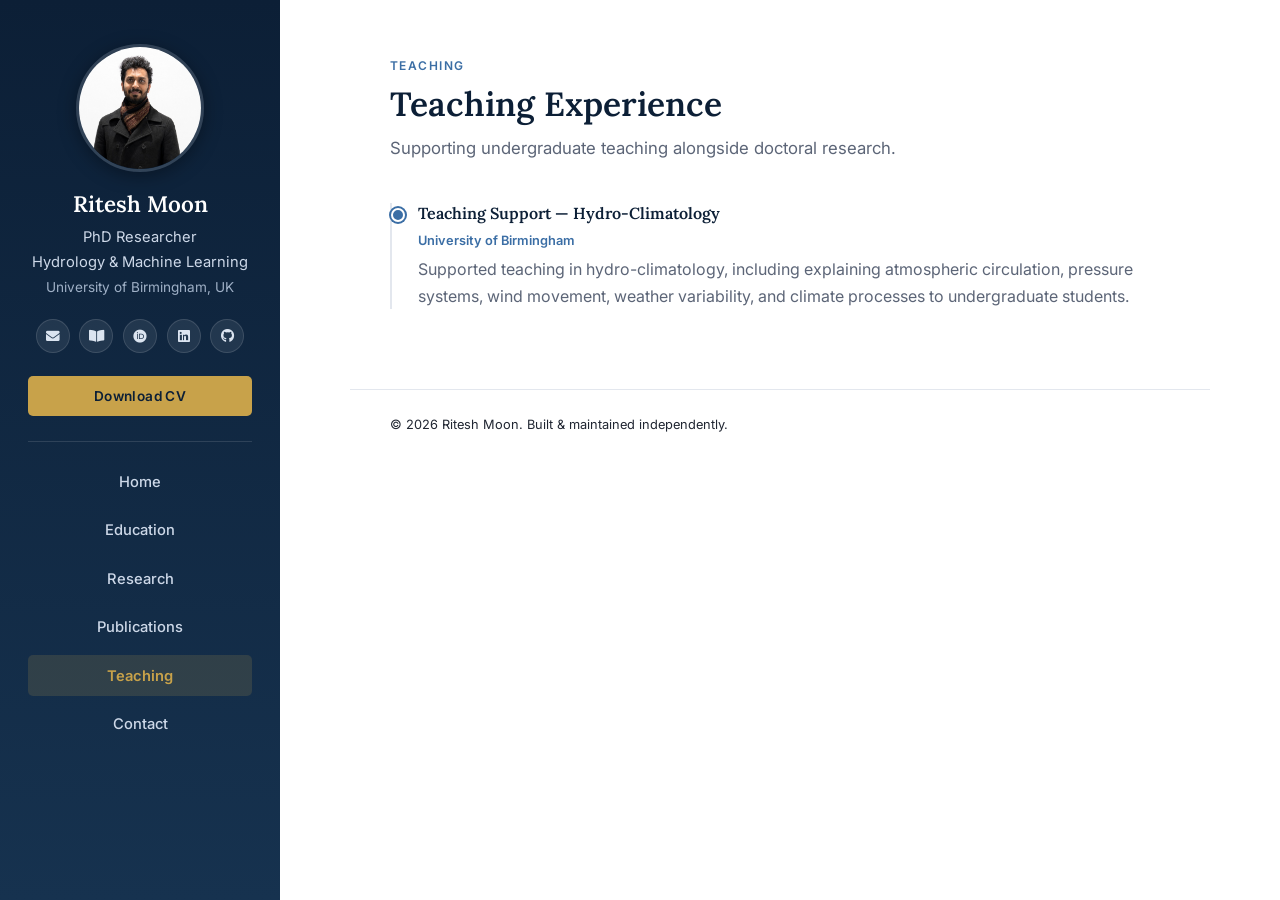
<file: teaching.html>
<!DOCTYPE HTML>
<html lang="en">
<head>
	<meta charset="utf-8" />
	<title>Teaching | Ritesh Moon</title>
	<meta name="viewport" content="width=device-width, initial-scale=1" />
	<meta name="description" content="Teaching experience of Ritesh Moon, PhD researcher at the University of Birmingham, supporting undergraduate hydro-climatology teaching." />
	<meta property="og:title" content="Teaching | Ritesh Moon" />
	<meta property="og:description" content="Teaching experience of Ritesh Moon, PhD researcher at the University of Birmingham." />
	<meta property="og:url" content="https://riteshmoon.github.io/teaching.html" />
	<meta property="og:type" content="website" />
	<meta property="og:image" content="https://riteshmoon.github.io/images/profile.jpg" />
	<link rel="canonical" href="https://riteshmoon.github.io/teaching.html" />

	<link rel="preconnect" href="https://fonts.googleapis.com" />
	<link rel="preconnect" href="https://fonts.gstatic.com" crossorigin />
	<link href="https://fonts.googleapis.com/css2?family=Lora:wght@500;600;700&amp;family=Inter:wght@400;500;600&amp;display=swap" rel="stylesheet" />
	<link rel="stylesheet" href="assets/css/fontawesome-all.min.css" />
	<link rel="stylesheet" href="assets/css/style.css" />
</head>
<body>

	<div class="layout">

		<button class="nav-toggle" aria-label="Toggle navigation" aria-expanded="false">
			<span class="bars">&#9776;</span> Menu
		</button>
		<div class="nav-overlay"></div>

		<aside class="sidebar">
			<div class="sidebar-inner">
				<img class="avatar" src="images/profile.jpg" alt="Ritesh Moon" />
				<h1 class="name">Ritesh Moon</h1>
				<p class="role">PhD Researcher<br />Hydrology &amp; Machine Learning</p>
				<p class="affiliation">University of Birmingham, UK</p>

				<div class="social-icons">
					<a href="mailto:riteshmoon94@gmail.com" title="Email" aria-label="Email"><i class="fas fa-envelope" aria-hidden="true"></i></a>
					<a href="https://scholar.google.com/citations?user=va8m-MYAAAAJ&amp;hl=en" target="_blank" rel="noopener noreferrer" title="Google Scholar" aria-label="Google Scholar"><i class="fas fa-book-open" aria-hidden="true"></i></a>
					<a href="https://orcid.org/0009-0004-9914-2347" target="_blank" rel="noopener noreferrer" title="ORCID" aria-label="ORCID"><i class="fab fa-orcid" aria-hidden="true"></i></a>
					<a href="https://www.linkedin.com/in/ritesh-moon" target="_blank" rel="noopener noreferrer" title="LinkedIn" aria-label="LinkedIn"><i class="fab fa-linkedin" aria-hidden="true"></i></a>
					<a href="https://github.com/riteshmoon" target="_blank" rel="noopener noreferrer" title="GitHub" aria-label="GitHub"><i class="fab fa-github" aria-hidden="true"></i></a>
				</div>

				<a class="cv-button" href="https://www.dropbox.com/scl/fi/sitb842w2aeb8zphxipp2/CV_Ritesh_moon.pdf?rlkey=0ckj5snoh1eec2eqjjsej2t3j&amp;st=ysyuk085&amp;dl=0" target="_blank" rel="noopener noreferrer">Download CV</a>

				<nav class="sidebar-nav">
					<ul>
						<li><a href="index.html">Home</a></li>
						<li><a href="education.html">Education</a></li>
						<li><a href="research.html">Research</a></li>
						<li><a href="publications.html">Publications</a></li>
						<li><a href="teaching.html" class="active">Teaching</a></li>
						<li><a href="contact.html">Contact</a></li>
					</ul>
				</nav>
			</div>
		</aside>

		<main class="content">
			<div class="content-inner">

				<p class="page-eyebrow">Teaching</p>
				<h2 class="page-title">Teaching Experience</h2>
				<p class="page-lede">
					Supporting undergraduate teaching alongside doctoral research.
				</p>

				<section class="block">
					<div class="timeline">
						<div class="timeline-item">
							<h4>Teaching Support &mdash; Hydro-Climatology</h4>
							<span class="timeline-date">University of Birmingham</span>
							<p>Supported teaching in hydro-climatology, including explaining atmospheric circulation,
							pressure systems, wind movement, weather variability, and climate processes to
							undergraduate students.</p>
						</div>
					</div>
				</section>

			</div>

			<footer class="site-footer">
				<p>&copy; 2026 Ritesh Moon. Built &amp; maintained independently.</p>
			</footer>
		</main>

	</div>

	<script src="assets/js/script.js"></script>
</body>
</html>
</file>
<file: assets/css/style.css>
/* ==========================================================================
   Ritesh Moon — Academic Portfolio
   New professional multi-page theme (navy & white)
   ========================================================================== */

:root {
  --navy-dark:   #0c1f36;
  --navy:        #16324f;
  --navy-mid:    #234a72;
  --navy-light:  #3b6ea5;
  --gold:        #c8a24a;

  --bg:          #ffffff;
  --bg-alt:      #f4f6f9;
  --bg-card:     #f7f8fb;
  --border:      #e3e7ee;

  --text:        #202632;
  --text-muted:  #5c6577;
  --text-faint:  #8892a0;

  --sidebar-w:   280px;
  --max-w:       860px;

  --font-head: 'Lora', Georgia, 'Times New Roman', serif;
  --font-body: 'Inter', -apple-system, BlinkMacSystemFont, 'Segoe UI', Roboto, sans-serif;

  --shadow: 0 1px 3px rgba(12, 31, 54, 0.08), 0 1px 2px rgba(12, 31, 54, 0.06);
}

* { box-sizing: border-box; }

html { scroll-behavior: smooth; }

body {
  margin: 0;
  font-family: var(--font-body);
  color: var(--text);
  background: var(--bg);
  line-height: 1.65;
  -webkit-font-smoothing: antialiased;
}

img { max-width: 100%; display: block; }

a {
  color: var(--navy-mid);
  text-decoration: none;
  transition: color 0.15s ease;
}
a:hover { color: var(--navy-light); text-decoration: underline; }

h1, h2, h3, h4, h5 {
  font-family: var(--font-head);
  color: var(--navy-dark);
  font-weight: 600;
  line-height: 1.25;
  margin: 0 0 0.5em;
}

ul { padding-left: 1.25em; }
li { margin-bottom: 0.35em; }

/* ---------- Layout ---------- */

.layout {
  display: flex;
  min-height: 100vh;
  align-items: stretch;
}

/* ---------- Sidebar ---------- */

.sidebar {
  width: var(--sidebar-w);
  flex: 0 0 var(--sidebar-w);
  background: linear-gradient(180deg, var(--navy-dark) 0%, var(--navy) 100%);
  color: #e8edf5;
  position: sticky;
  top: 0;
  height: 100vh;
  overflow-y: auto;
  padding: 2.75rem 1.75rem 2rem;
  z-index: 20;
}

.sidebar-inner {
  display: flex;
  flex-direction: column;
  align-items: center;
  text-align: center;
}

.avatar {
  width: 128px;
  height: 128px;
  border-radius: 50%;
  object-fit: cover;
  border: 3px solid rgba(255,255,255,0.15);
  box-shadow: 0 4px 18px rgba(0,0,0,0.35);
  margin-bottom: 1.1rem;
}

.sidebar .name {
  color: #ffffff;
  font-size: 1.4rem;
  margin-bottom: 0.35em;
}

.sidebar .role {
  font-size: 0.92rem;
  color: #cdd8e8;
  margin: 0 0 0.15em;
}

.sidebar .affiliation {
  font-size: 0.85rem;
  color: #9fb0c6;
  margin: 0 0 1.3rem;
}

.social-icons {
  display: flex;
  gap: 0.6rem;
  flex-wrap: wrap;
  justify-content: center;
  margin-bottom: 1.4rem;
}

.social-icons a {
  width: 34px;
  height: 34px;
  display: flex;
  align-items: center;
  justify-content: center;
  border-radius: 50%;
  background: rgba(255,255,255,0.08);
  color: #dbe4f0;
  font-size: 0.85rem;
  border: 1px solid rgba(255,255,255,0.12);
}
.social-icons a:hover {
  background: var(--gold);
  color: var(--navy-dark);
  text-decoration: none;
  border-color: var(--gold);
}

.cv-button {
  display: inline-block;
  width: 100%;
  text-align: center;
  padding: 0.65em 1em;
  background: var(--gold);
  color: var(--navy-dark);
  font-weight: 600;
  font-size: 0.85rem;
  letter-spacing: 0.03em;
  border-radius: 5px;
  margin-bottom: 1.6rem;
}
.cv-button:hover {
  background: #dcb75d;
  color: var(--navy-dark);
  text-decoration: none;
}

.sidebar-nav {
  width: 100%;
  border-top: 1px solid rgba(255,255,255,0.12);
  padding-top: 1.2rem;
}
.sidebar-nav ul {
  list-style: none;
  padding: 0;
  margin: 0;
  display: flex;
  flex-direction: column;
  gap: 0.15rem;
}
.sidebar-nav a {
  display: block;
  padding: 0.55em 0.75em;
  color: #cdd8e8;
  font-size: 0.92rem;
  font-weight: 500;
  border-radius: 5px;
  text-decoration: none;
}
.sidebar-nav a:hover {
  background: rgba(255,255,255,0.08);
  color: #ffffff;
}
.sidebar-nav a.active {
  background: rgba(200, 162, 74, 0.16);
  color: var(--gold);
  font-weight: 600;
}

.nav-toggle {
  display: none;
}

/* ---------- Main content ---------- */

.content {
  flex: 1 1 auto;
  min-width: 0;
  background: var(--bg);
}

.content-inner {
  max-width: var(--max-w);
  margin: 0 auto;
  padding: 3.5rem 2.5rem 2rem;
}

.page-eyebrow {
  text-transform: uppercase;
  letter-spacing: 0.12em;
  font-size: 0.75rem;
  font-weight: 600;
  color: var(--navy-light);
  margin-bottom: 0.6em;
}

.page-title {
  font-size: 2.1rem;
  margin-bottom: 0.3em;
}

.page-lede {
  font-size: 1.05rem;
  color: var(--text-muted);
  max-width: 640px;
  margin-bottom: 2.5rem;
}

section.block {
  margin-bottom: 3rem;
}

section.block h2 {
  font-size: 1.35rem;
  padding-bottom: 0.5em;
  border-bottom: 2px solid var(--border);
  margin-bottom: 1.2em;
}

section.block h3.sub {
  font-size: 1.05rem;
  color: var(--navy);
  margin: 1.6em 0 0.8em;
}

p { margin: 0 0 1em; color: var(--text); }

.text-muted { color: var(--text-muted); }

/* ---------- Home hero ---------- */

.home-hero {
  display: flex;
  gap: 2rem;
  align-items: flex-start;
  margin-bottom: 2.5rem;
}

.home-hero p.lede {
  font-size: 1.12rem;
  color: var(--text);
}

.highlight-grid {
  display: grid;
  grid-template-columns: repeat(2, 1fr);
  gap: 0.9rem;
  margin-top: 1.5rem;
}

.highlight-card {
  background: var(--bg-card);
  border: 1px solid var(--border);
  border-left: 3px solid var(--navy-light);
  border-radius: 6px;
  padding: 1rem 1.15rem;
}
.highlight-card .h-label {
  font-size: 0.72rem;
  text-transform: uppercase;
  letter-spacing: 0.08em;
  color: var(--text-faint);
  font-weight: 600;
  margin-bottom: 0.3em;
}
.highlight-card .h-value {
  font-size: 0.93rem;
  color: var(--text);
  font-weight: 500;
}

/* ---------- Timeline ---------- */

.timeline {
  position: relative;
  padding-left: 1.6rem;
  border-left: 2px solid var(--border);
}
.timeline-item {
  position: relative;
  padding-bottom: 1.8rem;
}
.timeline-item:last-child { padding-bottom: 0; }
.timeline-item::before {
  content: '';
  position: absolute;
  left: -1.68rem;
  top: 0.3rem;
  width: 10px;
  height: 10px;
  border-radius: 50%;
  background: var(--navy-light);
  border: 2px solid #fff;
  box-shadow: 0 0 0 2px var(--navy-light);
}
.timeline-item h4 {
  font-size: 1rem;
  color: var(--navy-dark);
  margin-bottom: 0.2em;
}
.timeline-date {
  display: inline-block;
  font-size: 0.8rem;
  color: var(--navy-light);
  font-weight: 600;
  margin-bottom: 0.4em;
}
.timeline-item p { margin-bottom: 0.4em; color: var(--text-muted); }
.timeline-item ul { margin: 0.4em 0 0; padding-left: 1.1em; }
.timeline-item ul li { font-size: 0.95rem; color: var(--text); margin-bottom: 0.4em; }

/* ---------- Project cards ---------- */

.project-card {
  background: var(--bg-card);
  border: 1px solid var(--border);
  border-radius: 8px;
  padding: 1.4rem 1.5rem;
  margin-bottom: 1.3rem;
}
.project-card h4 {
  font-size: 1.05rem;
  margin-bottom: 0.6em;
}
.project-card p { color: var(--text-muted); margin-bottom: 0; }
.project-card p a { color: var(--navy-mid); font-weight: 600; }

.project-tags {
  display: flex;
  flex-wrap: wrap;
  gap: 0.4rem;
  margin-bottom: 0.9rem;
}
.tag {
  font-size: 0.72rem;
  font-weight: 600;
  letter-spacing: 0.02em;
  padding: 0.28em 0.7em;
  background: rgba(35, 74, 114, 0.08);
  color: var(--navy);
  border-radius: 20px;
}

/* ---------- Skill tags ---------- */

.skill-group { margin-bottom: 1.6rem; }
.skill-tags {
  display: flex;
  flex-wrap: wrap;
  gap: 0.5rem;
}
.skill-tag {
  font-size: 0.82rem;
  font-weight: 500;
  padding: 0.42em 0.9em;
  background: var(--bg-alt);
  border: 1px solid var(--border);
  border-radius: 5px;
  color: var(--navy);
}

/* ---------- Publications ---------- */

.pub-list { margin-bottom: 0.5rem; }
.pub-item {
  display: flex;
  gap: 1.2rem;
  padding: 1.1rem 0;
  border-bottom: 1px solid var(--border);
}
.pub-item:last-child { border-bottom: none; }
.pub-year {
  flex: 0 0 3.2rem;
  font-weight: 700;
  color: var(--navy-light);
  font-size: 0.95rem;
  padding-top: 0.15em;
}
.pub-title {
  font-weight: 600;
  color: var(--navy-dark);
  margin-bottom: 0.3em;
}
.pub-meta {
  font-size: 0.88rem;
  color: var(--text-muted);
  margin-bottom: 0;
}

/* ---------- Contact ---------- */

.contact-links {
  list-style: none;
  padding: 0;
  margin: 0;
  display: grid;
  gap: 0.7rem;
}
.contact-links li {
  margin-bottom: 0;
}
.contact-links a {
  display: flex;
  align-items: center;
  gap: 0.8rem;
  padding: 0.85em 1.1em;
  background: var(--bg-card);
  border: 1px solid var(--border);
  border-radius: 7px;
  color: var(--text);
  font-weight: 500;
  font-size: 0.95rem;
  text-decoration: none;
}
.contact-links a:hover {
  border-color: var(--navy-light);
  background: #eef2f8;
  text-decoration: none;
}
.contact-links .icon {
  width: 20px;
  text-align: center;
  color: var(--navy-light);
  font-size: 1rem;
  flex-shrink: 0;
}
.contact-note {
  color: var(--text-muted);
  margin-bottom: 1.8rem;
}

/* ---------- Buttons ---------- */

.btn {
  display: inline-block;
  padding: 0.7em 1.4em;
  border-radius: 6px;
  font-weight: 600;
  font-size: 0.9rem;
  text-decoration: none;
}
.btn-primary {
  background: var(--navy);
  color: #fff;
}
.btn-primary:hover { background: var(--navy-mid); color: #fff; text-decoration: none; }

/* ---------- Footer ---------- */

.site-footer {
  max-width: var(--max-w);
  margin: 0 auto;
  padding: 1.5rem 2.5rem 3rem;
  color: var(--text-faint);
  font-size: 0.8rem;
  border-top: 1px solid var(--border);
}
.site-footer a { color: var(--text-faint); }

/* ---------- Responsive ---------- */

@media (max-width: 900px) {
  .highlight-grid { grid-template-columns: 1fr; }
}

@media (max-width: 800px) {
  .layout { flex-direction: column; }

  .sidebar {
    position: fixed;
    left: 0;
    top: 0;
    height: 100vh;
    transform: translateX(-100%);
    transition: transform 0.25s ease;
    box-shadow: 2px 0 18px rgba(0,0,0,0.3);
  }
  .sidebar.open {
    transform: translateX(0);
  }

  .nav-toggle {
    display: flex;
    align-items: center;
    gap: 0.6rem;
    position: sticky;
    top: 0;
    z-index: 30;
    width: 100%;
    background: var(--navy-dark);
    color: #fff;
    border: none;
    padding: 0.9rem 1.25rem;
    font-family: var(--font-body);
    font-weight: 600;
    font-size: 0.95rem;
    cursor: pointer;
  }
  .nav-toggle .bars {
    font-size: 1.1rem;
    line-height: 1;
  }

  .nav-overlay {
    display: none;
    position: fixed;
    inset: 0;
    background: rgba(12, 31, 54, 0.45);
    z-index: 15;
  }
  .nav-overlay.open { display: block; }

  .content-inner { padding: 2rem 1.4rem 1.5rem; }
  .site-footer { padding: 1.2rem 1.4rem 2rem; }
}

@media (max-width: 480px) {
  .avatar { width: 100px; height: 100px; }
  .page-title { font-size: 1.7rem; }
}
</file>
